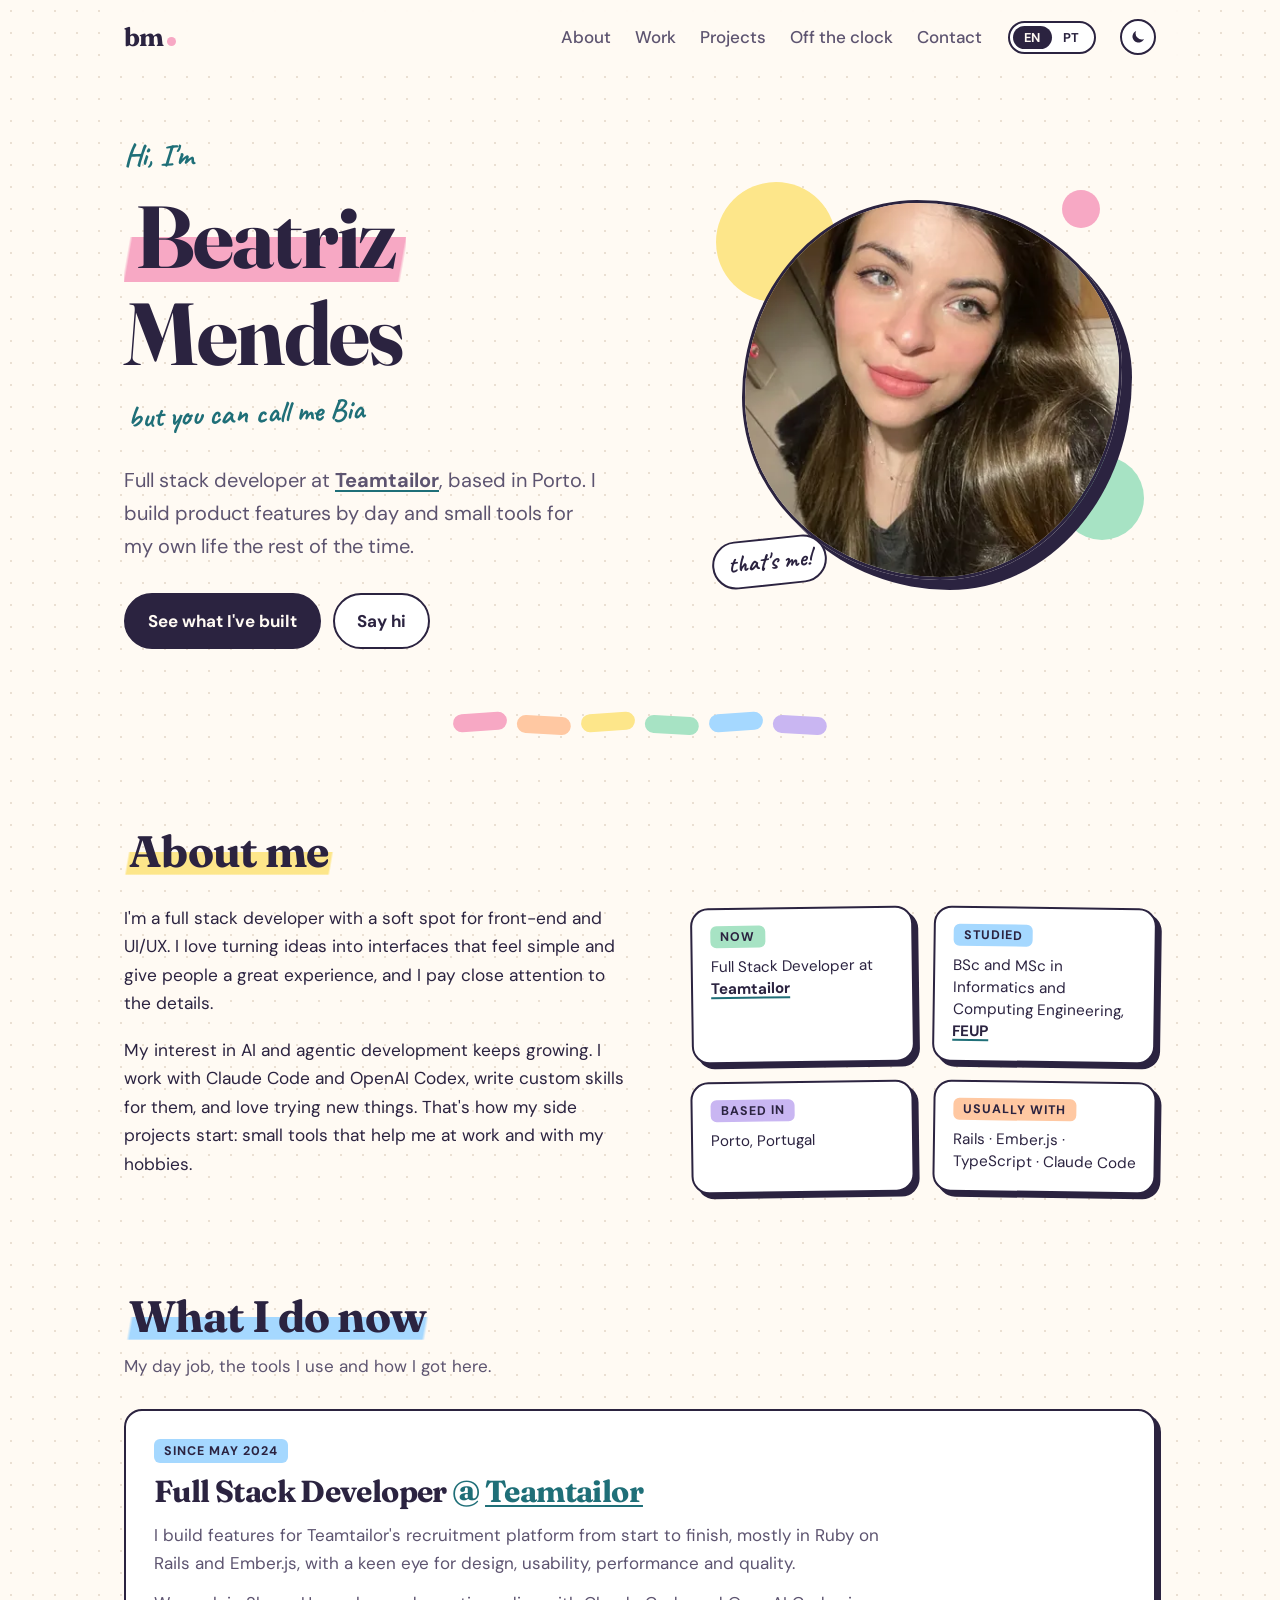
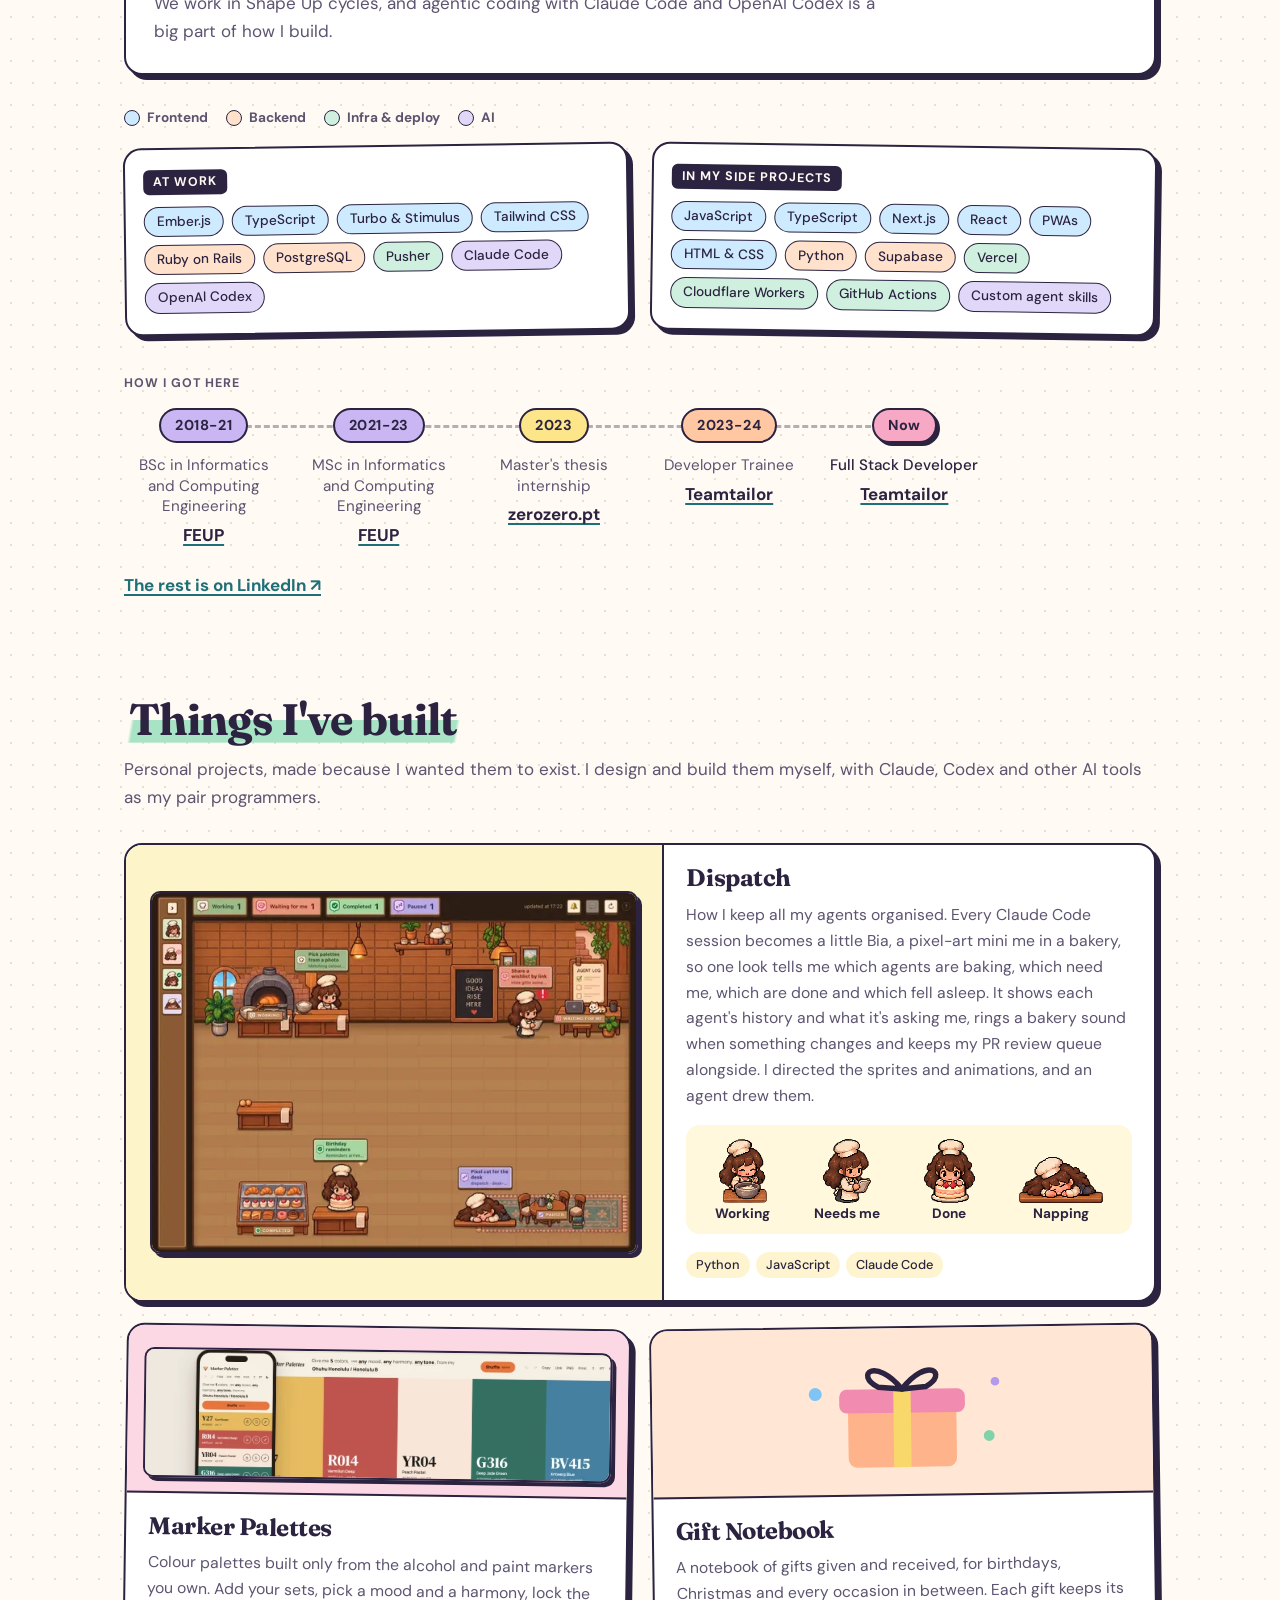
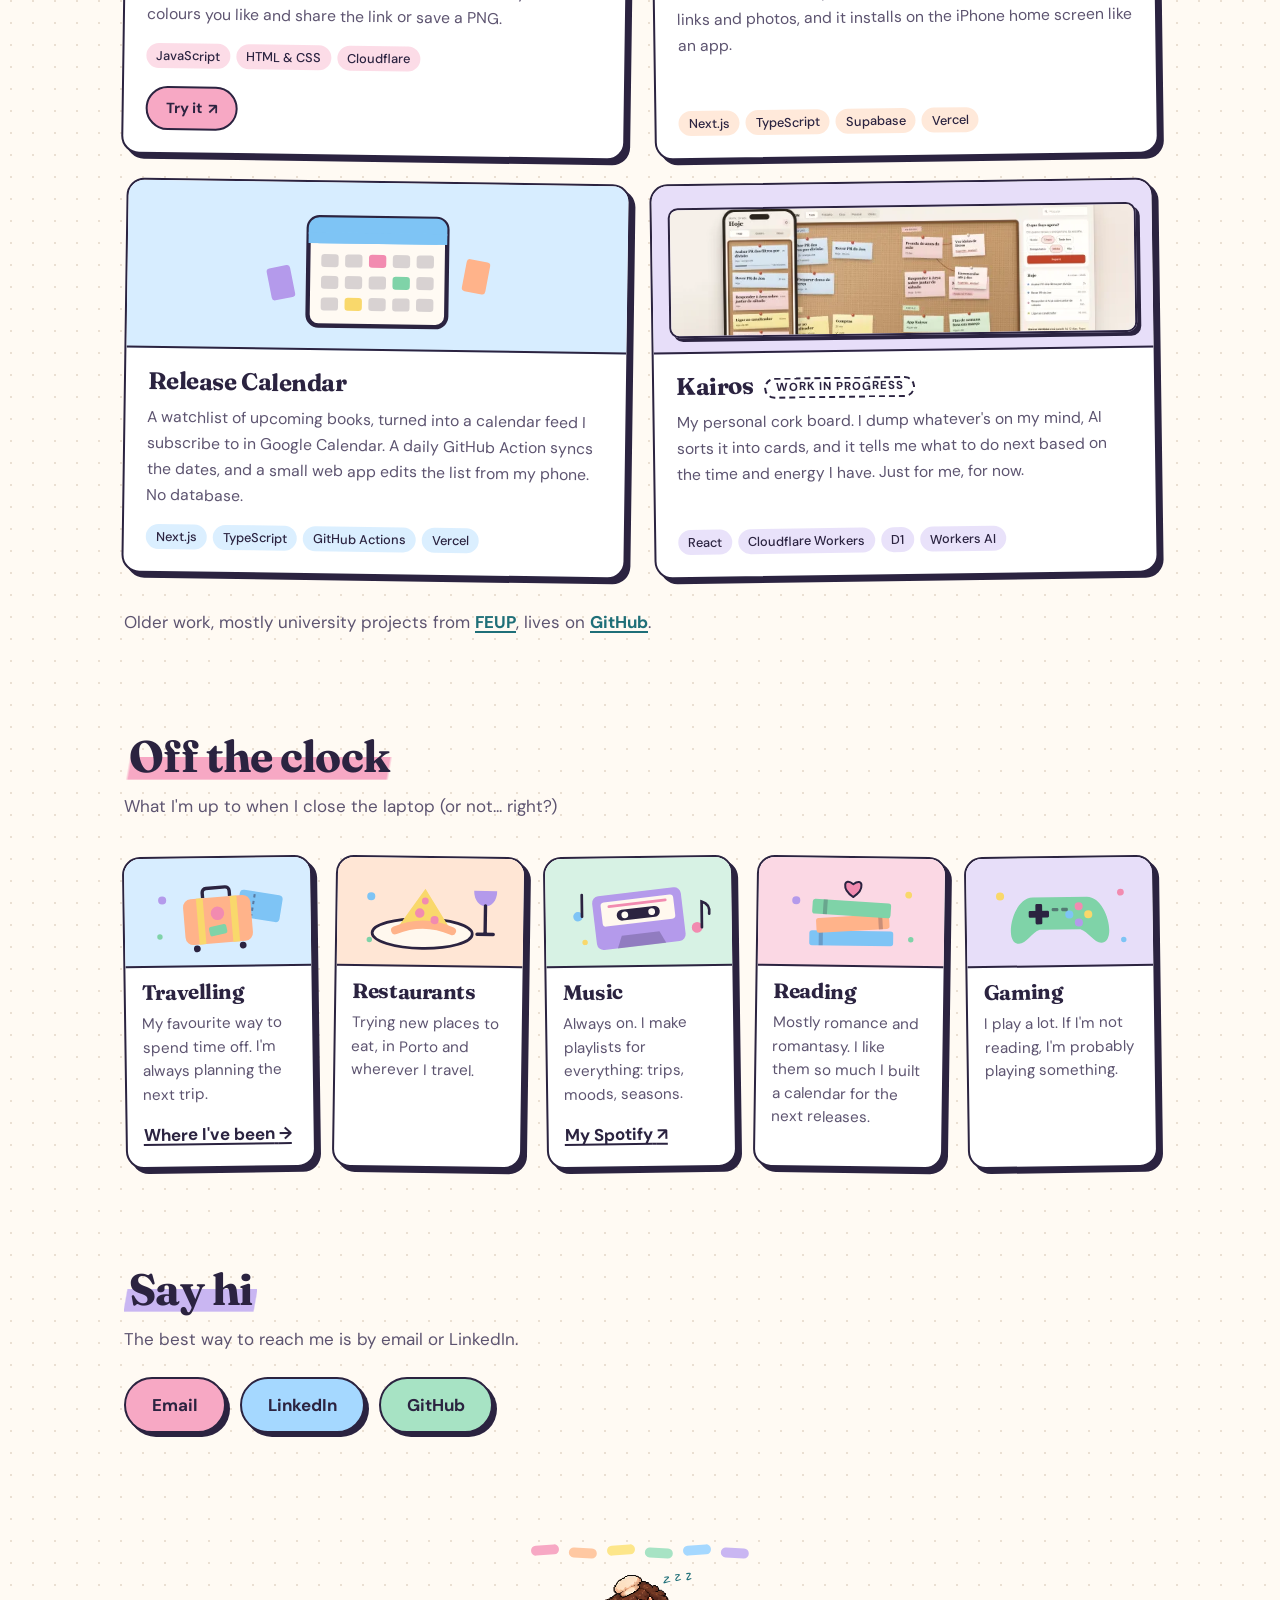
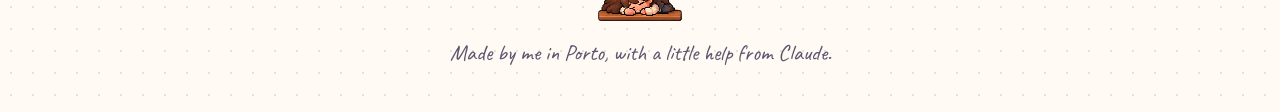
<file: index.html>
<!doctype html>
<html lang="en">
<head>
  <meta charset="utf-8">
  <meta name="viewport" content="width=device-width, initial-scale=1">
  <title>Beatriz Mendes</title>
  <meta name="description" content="Beatriz Mendes, full stack developer in Porto. About me, my work and things I've built.">
  <meta property="og:title" content="Beatriz Mendes">
  <meta property="og:description" content="Full stack developer in Porto. About me, my work and things I've built.">
  <meta property="og:type" content="website">
  <meta property="og:url" content="https://biam05.github.io/">
  <meta property="og:image" content="https://biam05.github.io/media/og.jpg">
  <meta property="og:image:width" content="1200">
  <meta property="og:image:height" content="630">
  <meta name="twitter:card" content="summary_large_image">
  <link rel="icon" href="favicon.svg" type="image/svg+xml">
  <link rel="preconnect" href="https://fonts.googleapis.com">
  <link rel="preconnect" href="https://fonts.gstatic.com" crossorigin>
  <link href="https://fonts.googleapis.com/css2?family=Caveat:wght@500;700&family=DM+Sans:opsz,wght@9..40,400;9..40,500;9..40,700&family=Fraunces:opsz,wght@9..144,500;9..144,700&display=swap" rel="stylesheet">
  <link rel="stylesheet" href="styles.css">
  <script>try{const t=localStorage.getItem("theme");if(t)document.documentElement.dataset.theme=t}catch{}</script>
  <script src="main.js" defer></script>
</head>
<body>
  <header class="topbar">
    <a class="logo" href="#top">bm<span class="sr-only"> Beatriz Mendes</span><span class="dot"></span></a>
    <nav class="nav">
      <a href="#about" style="--hl: var(--butter)" data-i18n="nav.about">About</a>
      <a href="#work" style="--hl: var(--sky)" data-i18n="nav.work">Work</a>
      <a href="#projects" style="--hl: var(--mint)" data-i18n="nav.projects">Projects</a>
      <a href="#offline" style="--hl: var(--pink)" data-i18n="nav.offline">Off the clock</a>
      <a href="#contact" style="--hl: var(--lilac)" data-i18n="nav.contact">Contact</a>
    </nav>
    <div class="lang" role="group" aria-label="Language">
      <button type="button" data-lang="en" aria-pressed="true">EN</button>
      <button type="button" data-lang="pt" aria-pressed="false">PT</button>
    </div>
    <button class="theme" type="button" aria-pressed="false">
      <span class="sr-only" data-i18n="theme.dark">Dark mode</span>
      <svg class="moon" viewBox="0 0 24 24" aria-hidden="true"><path d="M20 14.5A8 8 0 0 1 9.5 4a8 8 0 1 0 10.5 10.5Z" fill="currentColor"/></svg>
      <svg class="sun" viewBox="0 0 24 24" aria-hidden="true"><circle cx="12" cy="12" r="4.5" fill="currentColor"/><path d="M12 2v2.5M12 19.5V22M2 12h2.5M19.5 12H22M4.9 4.9l1.8 1.8M17.3 17.3l1.8 1.8M4.9 19.1l1.8-1.8M17.3 6.7l1.8-1.8" stroke="currentColor" stroke-width="2" stroke-linecap="round"/></svg>
    </button>
  </header>

  <main id="top">
    <section class="hero">
      <div class="hero-text">
        <p class="kicker" data-i18n="hero.kicker">Hi, I'm</p>
        <h1><span class="hl hl-pink">Beatriz</span> Mendes</h1>
        <p class="aka" data-i18n="hero.aka">but you can call me Bia</p>
        <p class="lead"><span data-i18n="hero.leadA">Full stack developer at</span> <a class="place" href="https://www.teamtailor.com" target="_blank" rel="noopener">Teamtailor</a><span data-i18n="hero.leadB">, based in Porto. I build product features by day and small tools for my own life the rest of the time.</span></p>
        <div class="hero-actions">
          <a class="btn btn-ink" href="#projects" data-i18n="hero.cta">See what I've built</a>
          <a class="btn btn-ghost" href="#contact" data-i18n="hero.contact">Say hi</a>
        </div>
      </div>
      <figure class="hero-photo">
        <span class="blob blob-1" aria-hidden="true"></span>
        <span class="blob blob-2" aria-hidden="true"></span>
        <span class="blob blob-3" aria-hidden="true"></span>
        <img src="media/me.webp" srcset="media/me-400.webp 400w, media/me.webp 840w" sizes="(max-width: 720px) 260px, 380px" width="420" height="420" fetchpriority="high" alt="Beatriz smiling" data-i18n-alt="hero.photoAlt">
        <figcaption class="note" data-i18n="hero.note">that's me!</figcaption>
      </figure>
    </section>

    <div class="swatches" aria-hidden="true">
      <span style="--c: var(--pink)"></span>
      <span style="--c: var(--peach)"></span>
      <span style="--c: var(--butter)"></span>
      <span style="--c: var(--mint)"></span>
      <span style="--c: var(--sky)"></span>
      <span style="--c: var(--lilac)"></span>
    </div>

    <section id="about" class="section about">
      <h2><span class="hl hl-butter" data-i18n="about.title">About me</span></h2>
      <div class="about-grid">
        <div class="about-body">
          <p data-i18n="about.p1">I'm a full stack developer with a soft spot for front-end and UI/UX. I love turning ideas into interfaces that feel simple and give people a great experience, and I pay close attention to the details.</p>
          <p data-i18n="about.p3">My interest in AI and agentic development keeps growing. I work with Claude Code and OpenAI Codex, write custom skills for them, and love trying new things. That's how my side projects start: small tools that help me at work and with my hobbies.</p>
        </div>
        <ul class="facts">
          <li style="--c: var(--mint)">
            <span class="fact-label" data-i18n="facts.now">Now</span>
            <span><span data-i18n="facts.nowValue">Full Stack Developer at</span> <a class="place" href="https://www.teamtailor.com" target="_blank" rel="noopener">Teamtailor</a></span>
          </li>
          <li style="--c: var(--sky)">
            <span class="fact-label" data-i18n="facts.studied">Studied</span>
            <span><span data-i18n="facts.studiedValue">BSc and MSc in Informatics and Computing Engineering,</span> <a class="place" href="https://www.up.pt/feup/" target="_blank" rel="noopener">FEUP</a></span>
          </li>
          <li style="--c: var(--lilac)">
            <span class="fact-label" data-i18n="facts.based">Based in</span>
            <span>Porto, Portugal</span>
          </li>
          <li style="--c: var(--peach)">
            <span class="fact-label" data-i18n="facts.tools">Usually with</span>
            <span>Rails · Ember.js · TypeScript · Claude Code</span>
          </li>
        </ul>
      </div>
    </section>

    <section id="work" class="section">
      <h2><span class="hl hl-sky" data-i18n="work.title">What I do now</span></h2>
      <p class="section-sub" data-i18n="work.sub">My day job, the tools I use and how I got here.</p>

      <article class="job" style="--c: var(--sky)">
        <p class="when" data-i18n="work.when">Since May 2024</p>
        <h3>Full Stack Developer <span class="at">@ <a class="place" href="https://www.teamtailor.com" target="_blank" rel="noopener">Teamtailor</a></span></h3>
        <p data-i18n="work.p1">I build features for Teamtailor's recruitment platform from start to finish, mostly in Ruby on Rails and Ember.js, with a keen eye for design, usability, performance and quality.</p>
        <p data-i18n="work.p2">We work in Shape Up cycles, and agentic coding with Claude Code and OpenAI Codex is a big part of how I build.</p>
      </article>

      <ul class="tool-legend">
        <li class="fe">Frontend</li>
        <li class="be">Backend</li>
        <li class="ops" data-i18n="tools.ops">Infra &amp; deploy</li>
        <li class="ai" data-i18n="tools.ai">AI</li>
      </ul>

      <div class="toolbox">
        <div class="tool-group">
          <p class="fact-label" data-i18n="tools.work">At work</p>
          <ul class="tags">
            <li class="fe">Ember.js</li>
            <li class="fe">TypeScript</li>
            <li class="fe">Turbo &amp; Stimulus</li>
            <li class="fe">Tailwind CSS</li>
            <li class="be">Ruby on Rails</li>
            <li class="be">PostgreSQL</li>
            <li class="ops">Pusher</li>
            <li class="ai">Claude Code</li>
            <li class="ai">OpenAI Codex</li>
          </ul>
        </div>
        <div class="tool-group">
          <p class="fact-label" data-i18n="tools.side">In my side projects</p>
          <ul class="tags">
            <li class="fe">JavaScript</li>
            <li class="fe">TypeScript</li>
            <li class="fe">Next.js</li>
            <li class="fe">React</li>
            <li class="fe">PWAs</li>
            <li class="fe">HTML &amp; CSS</li>
            <li class="be">Python</li>
            <li class="be">Supabase</li>
            <li class="ops">Vercel</li>
            <li class="ops">Cloudflare Workers</li>
            <li class="ops">GitHub Actions</li>
            <li class="ai" data-i18n="tools.skills">Custom agent skills</li>
          </ul>
        </div>
      </div>

      <div class="before">
        <p class="fact-label" data-i18n="work.before">How I got here</p>
        <ol class="journey">
          <li class="stop" style="--c: var(--lilac)">
            <span class="stop-year">2018-21</span>
            <span class="stop-role" data-i18n="work.bsc">BSc in Informatics and Computing Engineering</span>
            <a class="place" href="https://www.up.pt/feup/" target="_blank" rel="noopener">FEUP</a>
          </li>
          <li class="stop" style="--c: var(--lilac)">
            <span class="stop-year">2021-23</span>
            <span class="stop-role" data-i18n="work.msc">MSc in Informatics and Computing Engineering</span>
            <a class="place" href="https://www.up.pt/feup/" target="_blank" rel="noopener">FEUP</a>
          </li>
          <li class="stop" style="--c: var(--butter)">
            <span class="stop-year">2023</span>
            <span class="stop-role" data-i18n="work.thesis">Master's thesis internship</span>
            <a class="place" href="https://www.zerozero.pt" target="_blank" rel="noopener">zerozero.pt</a>
          </li>
          <li class="stop" style="--c: var(--peach)">
            <span class="stop-year">2023-24</span>
            <span class="stop-role" data-i18n="work.trainee">Developer Trainee</span>
            <a class="place" href="https://www.teamtailor.com" target="_blank" rel="noopener">Teamtailor</a>
          </li>
          <li class="stop stop-now" style="--c: var(--pink)">
            <span class="stop-year" data-i18n="work.now">Now</span>
            <span class="stop-role">Full Stack Developer</span>
            <a class="place" href="https://www.teamtailor.com" target="_blank" rel="noopener">Teamtailor</a>
          </li>
        </ol>
        <a class="more-link" href="https://www.linkedin.com/in/biamendes1/" target="_blank" rel="noopener"><span data-i18n="work.linkedin">The rest is on LinkedIn</span> <span aria-hidden="true">&#8599;</span></a>
      </div>
    </section>

    <section id="projects" class="section">
      <h2><span class="hl hl-mint" data-i18n="projects.title">Things I've built</span></h2>
      <p class="section-sub" data-i18n="projects.sub">Personal projects, made because I wanted them to exist. I design and build them myself, with Claude, Codex and other AI tools as my pair programmers.</p>

      <div class="cards">
        <article class="card card-feature" style="--c: var(--butter)">
          <div class="card-shot">
            <img src="media/dispatch/bakery.webp" srcset="media/dispatch/bakery-600.webp 600w, media/dispatch/bakery.webp 1200w" sizes="(max-width: 720px) calc(100vw - 84px), 490px" width="1200" height="891" loading="lazy" alt="Dispatch: a pixel-art bakery where every agent session is a little chef" data-i18n-alt="p.dispatchAlt">
          </div>
          <div class="card-body">
            <h3>Dispatch</h3>
            <p data-i18n="p.dispatch">How I keep all my agents organised. Every Claude Code session becomes a little Bia, a pixel-art mini me in a bakery, so one look tells me which agents are baking, which need me, which are done and which fell asleep. It shows each agent's history and what it's asking me, rings a bakery sound when something changes and keeps my PR review queue alongside. I directed the sprites and animations, and an agent drew them.</p>
            <ul class="bias">
              <li><img src="media/dispatch/bia_mix.webp" width="87" height="117" loading="lazy" alt=""><span data-i18n="bia.working">Working</span></li>
              <li><img src="media/dispatch/bia_document.webp" width="90" height="120" loading="lazy" alt=""><span data-i18n="bia.waiting">Needs me</span></li>
              <li><img src="media/dispatch/bia_cake.webp" width="92" height="115" loading="lazy" alt=""><span data-i18n="bia.done">Done</span></li>
              <li><img src="media/dispatch/bia_stalled.webp" width="158" height="86" loading="lazy" alt=""><span data-i18n="bia.paused">Napping</span></li>
            </ul>
            <ul class="tags">
              <li>Python</li>
              <li>JavaScript</li>
              <li>Claude Code</li>
            </ul>
          </div>
        </article>

        <article class="card" style="--c: var(--pink)">
          <div class="card-art card-art-shot">
            <img src="media/markers/board.webp" srcset="media/markers/board-600.webp 600w, media/markers/board.webp 1000w" sizes="(max-width: 860px) 90vw, 470px" width="1000" height="400" loading="lazy" decoding="async" alt="Marker Palettes on a phone and a laptop: a five-colour palette made of real marker codes and names" data-i18n-alt="p.markersAlt">
          </div>
          <div class="card-body">
            <h3>Marker Palettes</h3>
            <p data-i18n="p.markers">Colour palettes built only from the alcohol and paint markers you own. Add your sets, pick a mood and a harmony, lock the colours you like and share the link or save a PNG.</p>
            <ul class="tags">
              <li>JavaScript</li>
              <li>HTML &amp; CSS</li>
              <li>Cloudflare</li>
            </ul>
            <a class="btn btn-ghost card-link" href="https://marker-palettes.beatriz-mendes.workers.dev/" target="_blank" rel="noopener"><span data-i18n="p.open">Try it</span> <span aria-hidden="true">&#8599;</span></a>
          </div>
        </article>

        <article class="card" style="--c: var(--peach)">
          <div class="card-art" aria-hidden="true">
            <svg viewBox="0 0 240 120" class="art-gift">
              <rect x="70" y="50" width="100" height="58" rx="8" fill="#FFB38A"/>
              <rect x="62" y="36" width="116" height="22" rx="7" fill="#F28BB0"/>
              <rect x="112" y="36" width="16" height="72" fill="#F9D86B"/>
              <path d="M120 36 C 96 6, 76 22, 98 34 Z" fill="none" stroke="var(--ink)" stroke-width="5" stroke-linejoin="round"/>
              <path d="M120 36 C 144 6, 164 22, 142 34 Z" fill="none" stroke="var(--ink)" stroke-width="5" stroke-linejoin="round"/>
              <circle cx="40" cy="40" r="6" fill="#7EC4F5"/>
              <circle cx="200" cy="80" r="5" fill="#7FD3A8"/>
              <circle cx="206" cy="30" r="4" fill="#B49AEB"/>
            </svg>
          </div>
          <div class="card-body">
            <h3 data-i18n="p.prendasName">Gift Notebook</h3>
            <p data-i18n="p.prendas">A notebook of gifts given and received, for birthdays, Christmas and every occasion in between. Each gift keeps its links and photos, and it installs on the iPhone home screen like an app.</p>
            <ul class="tags">
              <li>Next.js</li>
              <li>TypeScript</li>
              <li>Supabase</li>
              <li>Vercel</li>
            </ul>
          </div>
        </article>

        <article class="card" style="--c: var(--sky)">
          <div class="card-art" aria-hidden="true">
            <svg viewBox="0 0 240 120" class="art-calendar">
              <rect x="56" y="12" width="128" height="100" rx="10" fill="var(--paper)" stroke="var(--ink)" stroke-width="4"/>
              <rect x="56" y="12" width="128" height="24" rx="10" fill="#7EC4F5"/>
              <rect x="56" y="26" width="128" height="10" fill="#7EC4F5"/>
              <g fill="var(--ink)" opacity=".18">
                <rect x="68" y="46" width="16" height="12" rx="3"/><rect x="90" y="46" width="16" height="12" rx="3"/><rect x="134" y="46" width="16" height="12" rx="3"/><rect x="156" y="46" width="16" height="12" rx="3"/>
                <rect x="68" y="66" width="16" height="12" rx="3"/><rect x="90" y="66" width="16" height="12" rx="3"/><rect x="112" y="66" width="16" height="12" rx="3"/><rect x="156" y="66" width="16" height="12" rx="3"/>
                <rect x="68" y="86" width="16" height="12" rx="3"/><rect x="112" y="86" width="16" height="12" rx="3"/><rect x="134" y="86" width="16" height="12" rx="3"/><rect x="156" y="86" width="16" height="12" rx="3"/>
              </g>
              <rect x="112" y="46" width="16" height="12" rx="3" fill="#F28BB0"/>
              <rect x="134" y="66" width="16" height="12" rx="3" fill="#7FD3A8"/>
              <rect x="90" y="86" width="16" height="12" rx="3" fill="#F9D86B"/>
              <rect x="20" y="58" width="22" height="30" rx="3" fill="#B49AEB" transform="rotate(-12 31 73)"/>
              <rect x="200" y="50" width="22" height="30" rx="3" fill="#FFB38A" transform="rotate(10 211 65)"/>
            </svg>
          </div>
          <div class="card-body">
            <h3>Release Calendar</h3>
            <p data-i18n="p.calendar">A watchlist of upcoming books, turned into a calendar feed I subscribe to in Google Calendar. A daily GitHub Action syncs the dates, and a small web app edits the list from my phone. No database.</p>
            <ul class="tags">
              <li>Next.js</li>
              <li>TypeScript</li>
              <li>GitHub Actions</li>
              <li>Vercel</li>
            </ul>
          </div>
        </article>

        <article class="card" style="--c: var(--lilac)">
          <div class="card-art card-art-shot">
            <img src="media/kairos/board.webp" srcset="media/kairos/board-600.webp 600w, media/kairos/board.webp 1000w" sizes="(max-width: 860px) 90vw, 470px" width="1000" height="400" loading="lazy" decoding="async" alt="Kairos on a phone and a laptop: notes pinned to a cork board, with a panel that suggests what to do now" data-i18n-alt="p.kairosAlt">
          </div>
          <div class="card-body">
            <h3>Kairos <span class="wip" data-i18n="p.wip">Work in progress</span></h3>
            <p data-i18n="p.kairos">My personal cork board. I dump whatever's on my mind, AI sorts it into cards, and it tells me what to do next based on the time and energy I have. Just for me, for now.</p>
            <ul class="tags">
              <li>React</li>
              <li>Cloudflare Workers</li>
              <li>D1</li>
              <li>Workers AI</li>
            </ul>
          </div>
        </article>
      </div>

      <p class="more">
        <span data-i18n="projects.more">Older work, mostly university projects from</span> <a class="place" href="https://www.up.pt/feup/" target="_blank" rel="noopener">FEUP</a><span data-i18n="projects.moreB">, lives on</span>
        <a href="https://github.com/biam05" target="_blank" rel="noopener">GitHub</a>.
      </p>
    </section>

    <section id="offline" class="section">
      <h2><span class="hl hl-pink" data-i18n="offline.title">Off the clock</span></h2>
      <p class="section-sub" data-i18n="offline.sub">What I'm up to when I close the laptop (or not... right?)</p>

      <ul class="postcards">
        <li class="postcard" style="--c: var(--sky)">
          <div class="postcard-art" aria-hidden="true">
            <svg viewBox="0 0 240 120">
              <g transform="rotate(10 182 48)">
                <rect x="150" y="28" width="64" height="40" rx="6" fill="#7EC4F5"/>
                <path d="M172 32 V64" stroke="var(--ink)" stroke-width="3" stroke-dasharray="5 5" opacity=".45"/>
              </g>
              <g transform="rotate(-4 120 66)">
                <path d="M100 34 V26 A6 6 0 0 1 106 20 H134 A6 6 0 0 1 140 26 V34" fill="none" stroke="var(--ink)" stroke-width="5"/>
                <rect x="70" y="34" width="100" height="68" rx="12" fill="#FFB38A"/>
                <rect x="90" y="34" width="10" height="68" fill="#F9D86B"/>
                <rect x="140" y="34" width="10" height="68" fill="#F9D86B"/>
                <circle cx="120" cy="58" r="10" fill="#F28BB0"/>
                <rect x="106" y="76" width="26" height="14" rx="3" fill="#7FD3A8" transform="rotate(-8 119 83)"/>
                <circle cx="86" cy="108" r="5" fill="var(--ink)"/>
                <circle cx="154" cy="108" r="5" fill="var(--ink)"/>
              </g>
              <circle cx="38" cy="38" r="6" fill="#B49AEB"/>
              <circle cx="34" cy="92" r="4" fill="#7FD3A8"/>
            </svg>
          </div>
          <div class="postcard-body">
            <h3 data-i18n="offline.travelTitle">Travelling</h3>
            <p data-i18n="offline.travel">My favourite way to spend time off. I'm always planning the next trip.</p>
            <button class="postcard-link travel-open" type="button"><span data-i18n="travel.open">Where I've been</span> <span aria-hidden="true">&#8594;</span></button>
          </div>
        </li>
        <li class="postcard" style="--c: var(--peach)">
          <div class="postcard-art" aria-hidden="true">
            <svg viewBox="0 0 240 120">
              <ellipse cx="108" cy="88" rx="74" ry="22" fill="#FFF8EE" stroke="var(--ink)" stroke-width="4"/>
              <path d="M70 82 Q110 68 150 82 L112 22 Z" fill="#F9D86B"/>
              <path d="M68 84 Q110 66 152 84" fill="none" stroke="#FFB38A" stroke-width="12" stroke-linecap="round"/>
              <circle cx="104" cy="58" r="7" fill="#F28BB0"/>
              <circle cx="126" cy="68" r="6" fill="#F28BB0"/>
              <circle cx="112" cy="40" r="5" fill="#F28BB0"/>
              <path d="M184 24 H218 C218 54 184 54 184 24 Z" fill="#B49AEB"/>
              <path d="M201 46 V86 M189 88 H213" stroke="var(--ink)" stroke-width="5" stroke-linecap="round"/>
              <circle cx="32" cy="34" r="6" fill="#7EC4F5"/>
              <circle cx="30" cy="98" r="4" fill="#7FD3A8"/>
            </svg>
          </div>
          <div class="postcard-body">
            <h3 data-i18n="offline.foodTitle">Restaurants</h3>
            <p data-i18n="offline.food">Trying new places to eat, in Porto and wherever I travel.</p>
          </div>
        </li>
        <li class="postcard" style="--c: var(--mint)">
          <div class="postcard-art" aria-hidden="true">
            <svg viewBox="0 0 240 120">
              <g transform="rotate(-6 120 66)">
                <rect x="54" y="26" width="132" height="80" rx="10" fill="#B49AEB"/>
                <rect x="66" y="36" width="108" height="36" rx="5" fill="#FFF8EE"/>
                <path d="M78 43 H162" stroke="#F28BB0" stroke-width="4" stroke-linecap="round"/>
                <rect x="88" y="50" width="64" height="16" rx="8" fill="var(--ink)"/>
                <circle cx="100" cy="58" r="5" fill="var(--paper)"/>
                <circle cx="140" cy="58" r="5" fill="var(--paper)"/>
                <path d="M84 106 L92 88 H148 L156 106 Z" fill="var(--ink)" opacity=".25"/>
              </g>
              <circle cx="206" cy="80" r="8" fill="#F28BB0"/>
              <path d="M213 80 V42 Q226 46 224 60" fill="none" stroke="var(--ink)" stroke-width="4" stroke-linecap="round"/>
              <circle cx="30" cy="62" r="7" fill="#7EC4F5"/>
              <path d="M36 62 V30" stroke="var(--ink)" stroke-width="4" stroke-linecap="round"/>
              <circle cx="40" cy="100" r="4" fill="#F9D86B"/>
            </svg>
          </div>
          <div class="postcard-body">
            <h3 data-i18n="offline.musicTitle">Music</h3>
            <p data-i18n="offline.music">Always on. I make playlists for everything: trips, moods, seasons.</p>
            <a class="postcard-link" href="https://open.spotify.com/user/bia.m" target="_blank" rel="noopener"><span data-i18n="offline.spotify">My Spotify</span> <span aria-hidden="true">&#8599;</span></a>
          </div>
        </li>
        <li class="postcard" style="--c: var(--pink)">
          <div class="postcard-art" aria-hidden="true">
            <svg viewBox="0 0 240 120">
              <rect x="58" y="84" width="124" height="22" rx="4" fill="#7EC4F5"/>
              <rect x="72" y="84" width="6" height="22" fill="var(--ink)" opacity=".25"/>
              <g transform="rotate(-4 122 73)">
                <rect x="68" y="62" width="108" height="22" rx="4" fill="#FFB38A"/>
                <rect x="160" y="62" width="6" height="22" fill="var(--ink)" opacity=".25"/>
              </g>
              <g transform="rotate(3 120 51)">
                <rect x="62" y="40" width="116" height="22" rx="4" fill="#7FD3A8"/>
                <rect x="78" y="40" width="6" height="22" fill="var(--ink)" opacity=".25"/>
              </g>
              <path d="M122 34 C 104 22, 108 4, 122 15 C 136 4, 140 22, 122 34 Z" fill="#F28BB0" stroke="var(--ink)" stroke-width="3" stroke-linejoin="round"/>
              <circle cx="38" cy="40" r="6" fill="#B49AEB"/>
              <circle cx="204" cy="30" r="5" fill="#F9D86B"/>
              <circle cx="208" cy="96" r="4" fill="#7FD3A8"/>
            </svg>
          </div>
          <div class="postcard-body">
            <h3 data-i18n="offline.readTitle">Reading</h3>
            <p data-i18n="offline.read">Mostly romance and romantasy. I like them so much I built a calendar for the next releases.</p>
          </div>
        </li>
        <li class="postcard" style="--c: var(--lilac)">
          <div class="postcard-art" aria-hidden="true">
            <svg viewBox="0 0 240 120">
              <path d="M80 34 H160 C188 34 202 92 186 101 C173 108 163 86 150 82 H90 C77 86 67 108 54 101 C38 92 52 34 80 34 Z" fill="#7FD3A8"/>
              <rect x="74" y="54" width="30" height="10" rx="2" fill="var(--ink)"/>
              <rect x="84" y="44" width="10" height="30" rx="2" fill="var(--ink)"/>
              <circle cx="148" cy="48" r="6" fill="#F28BB0"/>
              <circle cx="162" cy="60" r="6" fill="#F9D86B"/>
              <circle cx="134" cy="60" r="6" fill="#7EC4F5"/>
              <circle cx="148" cy="72" r="6" fill="#B49AEB"/>
              <rect x="108" y="50" width="10" height="5" rx="2" fill="var(--ink)" opacity=".5"/>
              <rect x="122" y="50" width="10" height="5" rx="2" fill="var(--ink)" opacity=".5"/>
              <circle cx="32" cy="32" r="6" fill="#F9D86B"/>
              <circle cx="210" cy="28" r="5" fill="#F28BB0"/>
              <circle cx="214" cy="98" r="4" fill="#7EC4F5"/>
            </svg>
          </div>
          <div class="postcard-body">
            <h3 data-i18n="offline.gameTitle">Gaming</h3>
            <p data-i18n="offline.game">I play a lot. If I'm not reading, I'm probably playing something.</p>
          </div>
        </li>
      </ul>
    </section>

    <section id="contact" class="section contact">
      <h2><span class="hl hl-lilac" data-i18n="contact.title">Say hi</span></h2>
      <p class="section-sub" data-i18n="contact.sub">The best way to reach me is by email or LinkedIn.</p>
      <ul class="links">
        <li><a class="link-chip" style="--c: var(--pink)" href="mailto:beatrizcsmendes@gmail.com">Email</a></li>
        <li><a class="link-chip" style="--c: var(--sky)" href="https://www.linkedin.com/in/biamendes1/" target="_blank" rel="noopener">LinkedIn</a></li>
        <li><a class="link-chip" style="--c: var(--mint)" href="https://github.com/biam05" target="_blank" rel="noopener">GitHub</a></li>
      </ul>
    </section>
  </main>

  <dialog class="travel" aria-labelledby="travel-title">
    <div class="travel-inner">
      <div class="travel-head">
        <h2 id="travel-title"><span class="hl hl-sky" data-i18n="travel.title">Where I've been</span></h2>
        <button class="travel-close" type="button">
          <span class="sr-only" data-i18n="travel.close">Close</span>
          <svg viewBox="0 0 24 24" aria-hidden="true"><path d="M6 6l12 12M18 6L6 18" stroke="currentColor" stroke-width="2.5" stroke-linecap="round"/></svg>
        </button>
      </div>
      <p class="travel-count" hidden><strong class="travel-num"></strong> <span data-i18n="travel.count">countries so far</span> &middot; <strong class="travel-pct"></strong> <span data-i18n="travel.world">of the world</span></p>
      <div class="travel-map">
        <div class="travel-tip" hidden><strong></strong><span></span></div>
      </div>
      <p class="travel-hint" data-i18n="travel.hint">Hover or tap a country to see its name.</p>
    </div>
  </dialog>

  <footer class="footer">
    <div class="swatches swatches-small" aria-hidden="true">
      <span style="--c: var(--pink)"></span>
      <span style="--c: var(--peach)"></span>
      <span style="--c: var(--butter)"></span>
      <span style="--c: var(--mint)"></span>
      <span style="--c: var(--sky)"></span>
      <span style="--c: var(--lilac)"></span>
    </div>
    <div class="footer-bia">
      <img class="asleep" src="media/dispatch/bia_stalled.webp" width="158" height="86" loading="lazy" alt="">
      <img class="awake" src="media/dispatch/bia_mix.webp" width="87" height="117" loading="lazy" alt="">
      <span class="zzz" aria-hidden="true">z z z</span>
    </div>
    <p data-i18n="footer">Made by me in Porto, with a little help from Claude.</p>
  </footer>
</body>
</html>
</file>
<file: styles.css>
:root {
  color-scheme: light;
  --paper: #fffaf3;
  --paper-2: #fff3e6;
  --ink: #2b2340;
  --ink-soft: #5d5470;
  --line: #eadfd2;
  --card: #ffffff;

  --pink: #f7a8c4;
  --peach: #ffc8a2;
  --butter: #fde68a;
  --mint: #a7e3c4;
  --sky: #a5d8ff;
  --lilac: #c9b6f2;
  --teal: #1f6f78;
  --map-sea: #bfe2fb;
  --map-land: #fff8ee;
  --map-edge: rgb(43 35 64 / 0.3);
  --map-visited-edge: #2b2340;

  --radius: 22px;
  --card-radius: 18px;
  --card-shadow: 5px 5px 0 var(--ink);
  --card-shadow-hover: 8px 8px 0 var(--ink);
  --tilt: 0.8deg;
  --shadow: 0 1px 0 var(--line), 0 18px 40px -24px rgb(43 35 64 / 0.35);
  --font-display: "Fraunces", Georgia, serif;
  --font-body: "DM Sans", system-ui, sans-serif;
  --font-hand: "Caveat", cursive;
}

:root[data-theme="dark"] {
  color-scheme: dark;
  --paper: #1c1828;
  --paper-2: #231e33;
  --ink: #f6efe6;
  --ink-soft: #c2b8d0;
  --line: #362f4a;
  --card: #262036;

  --pink: #ce7798;
  --peach: #c98a62;
  --butter: #b89a3a;
  --mint: #52a17c;
  --sky: #5c97c7;
  --lilac: #9c88cd;
  --teal: #6cc3cc;
  --shadow: 0 1px 0 var(--line), 0 18px 40px -24px rgb(0 0 0 / 0.7);
  --map-sea: #2b3b58;
  --map-land: #4d4466;
  --map-edge: rgb(28 24 40 / 0.7);
  --map-visited-edge: #1c1828;
}

@media (prefers-color-scheme: dark) {
  :root:not([data-theme="light"]) {
    color-scheme: dark;
    --paper: #1c1828;
    --paper-2: #231e33;
    --ink: #f6efe6;
    --ink-soft: #c2b8d0;
    --line: #362f4a;
    --card: #262036;

    --pink: #ce7798;
    --peach: #c98a62;
    --butter: #b89a3a;
    --mint: #52a17c;
    --sky: #5c97c7;
    --lilac: #9c88cd;
    --teal: #6cc3cc;
    --shadow: 0 1px 0 var(--line), 0 18px 40px -24px rgb(0 0 0 / 0.7);
    --map-sea: #2b3b58;
    --map-land: #4d4466;
    --map-edge: rgb(28 24 40 / 0.7);
    --map-visited-edge: #1c1828;
  }
}

* {
  box-sizing: border-box;
}

html {
  scroll-behavior: smooth;
  scroll-padding-top: 88px;
}

body {
  margin: 0;
  background: var(--paper);
  background-image: radial-gradient(var(--line) 1px, transparent 1px);
  background-size: 22px 22px;
  color: var(--ink);
  font-family: var(--font-body);
  font-size: 1.0625rem;
  line-height: 1.65;
  -webkit-font-smoothing: antialiased;
}

img,
svg {
  display: block;
  max-width: 100%;
}

a {
  color: inherit;
}

:focus-visible {
  outline: 3px solid var(--teal);
  outline-offset: 3px;
  border-radius: 6px;
}

/* Top bar */

.topbar {
  position: sticky;
  top: 0;
  z-index: 10;
  display: flex;
  align-items: center;
  gap: 24px;
  max-width: 1080px;
  margin: 0 auto;
  padding: 16px 24px;
  background: color-mix(in srgb, var(--paper) 88%, transparent);
  backdrop-filter: blur(10px);
}

.logo {
  display: inline-flex;
  align-items: baseline;
  font-family: var(--font-display);
  font-size: 1.6rem;
  font-weight: 700;
  text-decoration: none;
  letter-spacing: -0.02em;
}

.logo .dot {
  width: 9px;
  height: 9px;
  margin-left: 3px;
  border-radius: 50%;
  background: var(--pink);
}

.nav {
  display: flex;
  gap: 20px;
  margin-left: auto;
}

.nav a {
  padding: 0 0.12em;
  font-weight: 500;
  text-decoration: none;
  white-space: nowrap;
  color: var(--ink-soft);
  transition: color 0.15s;
}

.nav a:hover {
  color: var(--ink);
}

.nav a[aria-current="true"] {
  color: var(--ink);
  background: linear-gradient(var(--hl), var(--hl)) 0 88% / 100% 42% no-repeat;
}

.lang {
  display: inline-flex;
  padding: 3px;
  border: 2px solid var(--ink);
  border-radius: 999px;
  background: var(--card);
}

.lang button {
  padding: 3px 11px;
  border: 0;
  border-radius: 999px;
  background: transparent;
  color: var(--ink);
  font: 700 0.8rem var(--font-body);
  letter-spacing: 0.04em;
  cursor: pointer;
}

.lang button[aria-pressed="true"] {
  background: var(--ink);
  color: var(--paper);
}

.theme {
  display: inline-grid;
  place-items: center;
  width: 36px;
  height: 36px;
  padding: 0;
  border: 2px solid var(--ink);
  border-radius: 50%;
  background: var(--card);
  color: var(--ink);
  cursor: pointer;
  transition: transform 0.2s;
}

.theme:hover {
  transform: rotate(-15deg);
}

.theme svg {
  width: 18px;
  height: 18px;
}

.theme .sun,
:root[data-theme="dark"] .theme .moon {
  display: none;
}

:root[data-theme="dark"] .theme .sun {
  display: block;
}

@media (prefers-color-scheme: dark) {
  :root:not([data-theme="light"]) .theme .moon {
    display: none;
  }

  :root:not([data-theme="light"]) .theme .sun {
    display: block;
  }
}

.sr-only {
  position: absolute;
  width: 1px;
  height: 1px;
  overflow: hidden;
  clip-path: inset(50%);
  white-space: nowrap;
}

/* Shared */

main {
  max-width: 1080px;
  margin: 0 auto;
  padding: 0 24px;
}

h1,
h2,
h3 {
  font-family: var(--font-display);
  font-weight: 700;
  line-height: 1.1;
  letter-spacing: -0.02em;
  margin: 0;
}

.hl {
  padding: 0 0.12em;
  background: linear-gradient(
    100deg,
    transparent 2%,
    var(--hl) 3%,
    var(--hl) 97%,
    transparent 98%
  );
  background-size: 100% 42%;
  background-position: 0 88%;
  background-repeat: no-repeat;
  -webkit-box-decoration-break: clone;
  box-decoration-break: clone;
}

.hl-pink { --hl: var(--pink); }
.hl-butter { --hl: var(--butter); }
.hl-mint { --hl: var(--mint); }
.hl-lilac { --hl: var(--lilac); }
.hl-sky { --hl: var(--sky); }

.section {
  padding: 72px 0 24px;
}

.section h2 {
  font-size: clamp(2rem, 4vw, 2.75rem);
}

.section-sub {
  margin: 12px 0 0;
  color: var(--ink-soft);
}

.btn {
  display: inline-flex;
  align-items: center;
  padding: 12px 22px;
  border: 2px solid var(--ink);
  border-radius: 999px;
  font-weight: 700;
  text-decoration: none;
  transition: transform 0.15s, box-shadow 0.15s;
}

.btn:hover {
  transform: translate(-2px, -2px);
  box-shadow: 4px 4px 0 var(--ink);
}

.btn-ink {
  background: var(--ink);
  color: var(--paper);
}

.btn-ink:hover {
  box-shadow: 4px 4px 0 var(--pink);
}

.btn-ghost {
  background: var(--card);
}

/* Hero */

.hero {
  display: grid;
  grid-template-columns: 1.2fr 1fr;
  align-items: center;
  gap: 48px;
  padding: 56px 0 40px;
}

.kicker {
  margin: 0 0 8px;
  font-family: var(--font-hand);
  font-size: 1.9rem;
  font-weight: 700;
  color: var(--teal);
}

.hero h1 {
  font-size: clamp(3rem, 8vw, 5.5rem);
}

.aka {
  margin: 10px 0 0 4px;
  font-family: var(--font-hand);
  font-size: 1.9rem;
  font-weight: 700;
  color: var(--teal);
  transform: rotate(-2deg);
  transform-origin: left;
}

.place {
  font-weight: 700;
  text-decoration-color: var(--teal);
  text-decoration-thickness: 2px;
  text-underline-offset: 3px;
}

.place:hover {
  color: var(--teal);
}

.lead {
  max-width: 34ch;
  margin: 22px 0 30px;
  font-size: 1.25rem;
  color: var(--ink-soft);
}

.hero-actions {
  display: flex;
  flex-wrap: wrap;
  gap: 12px;
}

.hero-photo {
  position: relative;
  justify-self: center;
  width: min(380px, 100%);
  margin: 0;
}

.hero-photo img {
  position: relative;
  width: 100%;
  height: auto;
  aspect-ratio: 1;
  object-fit: cover;
  border: 3px solid var(--ink);
  border-radius: 46% 54% 48% 52% / 52% 44% 56% 48%;
  box-shadow: 10px 10px 0 var(--ink);
}

.blob {
  position: absolute;
  border-radius: 50%;
}

.blob-1 {
  top: -18px;
  left: -26px;
  width: 120px;
  height: 120px;
  background: var(--butter);
}

.blob-2 {
  right: -22px;
  bottom: 40px;
  width: 84px;
  height: 84px;
  background: var(--mint);
}

.blob-3 {
  right: 22px;
  top: -10px;
  width: 38px;
  height: 38px;
  background: var(--pink);
}

.note {
  position: absolute;
  left: -30px;
  bottom: -6px;
  padding: 2px 14px;
  border: 2px solid var(--ink);
  border-radius: 999px;
  background: var(--card);
  font-family: var(--font-hand);
  font-size: 1.5rem;
  font-weight: 700;
  transform: rotate(-6deg);
}

/* Swatch strip */

.swatches {
  display: flex;
  gap: 10px;
  justify-content: center;
  padding: 24px 0;
}

.swatches span {
  width: 54px;
  height: 18px;
  border-radius: 999px;
  background: var(--c);
  transform: rotate(-4deg);
}

.swatches span:nth-child(even) {
  transform: rotate(3deg) translateY(3px);
}

.swatches-small span {
  width: 28px;
  height: 10px;
}

/* About */

.about-grid {
  display: grid;
  grid-template-columns: 1.1fr 1fr;
  gap: 56px;
  align-items: center;
  margin-top: 28px;
}

.about-body p {
  margin: 0 0 18px;
  max-width: 56ch;
  font-size: 1.08rem;
}

.facts {
  display: grid;
  grid-template-columns: 1fr 1fr;
  gap: 18px;
  margin: 0;
  padding: 0;
  list-style: none;
}

.facts li {
  display: grid;
  align-content: start;
  gap: 8px;
  padding: 16px 18px 18px;
  border: 2px solid var(--ink);
  border-radius: var(--card-radius);
  background: var(--card);
  box-shadow: var(--card-shadow);
  font-size: 0.95rem;
  line-height: 1.45;
  transform: rotate(calc(var(--tilt) * -1));
}

.facts li:nth-child(even) {
  transform: rotate(var(--tilt));
}

.facts .fact-label,
.job .when,
.tool-group .fact-label {
  justify-self: start;
  display: inline-block;
  padding: 2px 10px;
  border-radius: 6px;
  background: var(--c);
  color: #2b2340;
}

.fact-label {
  font-size: 0.78rem;
  font-weight: 700;
  letter-spacing: 0.08em;
  text-transform: uppercase;
  color: var(--ink-soft);
}

/* Projects */

.cards {
  display: grid;
  grid-template-columns: repeat(2, 1fr);
  gap: 24px;
  margin-top: 32px;
}

.card {
  display: flex;
  flex-direction: column;
  overflow: hidden;
  border: 2px solid var(--ink);
  border-radius: var(--card-radius);
  background: var(--card);
  box-shadow: var(--card-shadow);
  transition: transform 0.2s, box-shadow 0.2s;
}

.card:not(.card-feature):nth-child(odd) {
  transform: rotate(calc(var(--tilt) * -1));
}

.card:not(.card-feature):nth-child(even) {
  transform: rotate(var(--tilt));
}

.card:hover,
.card:not(.card-feature):hover {
  transform: translate(-3px, -3px);
  box-shadow: var(--card-shadow-hover);
}

.card-art {
  padding: 22px 16px 14px;
  border-bottom: 2px solid var(--ink);
  background: color-mix(in srgb, var(--c) 45%, var(--card));
}

.card-art-shot img {
  display: block;
  width: 100%;
  height: 130px;
  border: 2px solid var(--ink);
  border-radius: 10px;
  box-shadow: 4px 4px 0 var(--ink);
  object-fit: cover;
  object-position: left center;
}

.card-art svg {
  width: 100%;
  height: auto;
  max-height: 130px;
  margin: 0 auto;
}

.card-body {
  display: flex;
  flex: 1;
  flex-direction: column;
  padding: 20px 22px 22px;
}

.card h3 {
  font-size: 1.5rem;
}

.wip {
  display: inline-block;
  margin-left: 6px;
  padding: 2px 10px;
  border: 2px dashed var(--ink);
  border-radius: 999px;
  font-family: var(--font-body);
  font-size: 0.72rem;
  font-weight: 700;
  letter-spacing: 0.08em;
  text-transform: uppercase;
  vertical-align: middle;
}

.card p {
  flex: 1;
  margin: 10px 0 16px;
  font-size: 0.98rem;
  color: var(--ink-soft);
}

.tags {
  display: flex;
  flex-wrap: wrap;
  gap: 6px;
  margin: 0;
  padding: 0;
  list-style: none;
}

.tags li {
  padding: 2px 10px;
  border-radius: 999px;
  background: color-mix(in srgb, var(--c) 40%, transparent);
  font-size: 0.8rem;
  font-weight: 500;
}

.card-link {
  align-self: flex-start;
  gap: 6px;
  margin-top: 18px;
  padding: 8px 18px;
  background: var(--c);
  color: #2b2340;
  font-size: 0.92rem;
}

.card-feature {
  display: grid;
  grid-column: 1 / -1;
  grid-template-columns: 1.1fr 1fr;
}

.card-shot {
  display: flex;
  align-items: center;
  padding: 24px;
  border-right: 2px solid var(--ink);
  background: color-mix(in srgb, var(--c) 45%, var(--card));
}

.card-shot img {
  display: block;
  width: 100%;
  height: auto;
  border: 2px solid var(--ink);
  border-radius: 10px;
  box-shadow: 4px 4px 0 var(--ink);
}

.bias {
  display: flex;
  flex-wrap: wrap;
  gap: 10px 18px;
  align-items: flex-end;
  justify-content: space-around;
  margin: 0 0 18px;
  padding: 14px 16px;
  border-radius: 14px;
  background: color-mix(in srgb, var(--c) 30%, transparent);
  list-style: none;
}

.bias li {
  display: flex;
  flex-direction: column;
  gap: 4px;
  align-items: center;
  font-size: 0.85rem;
  font-weight: 700;
  line-height: 1;
}

.bias img {
  width: auto;
  height: 64px;
  image-rendering: pixelated;
}

.bias li:last-child img {
  height: 46px;
}

.more {
  margin: 32px 0 0;
  color: var(--ink-soft);
}

.more a {
  font-weight: 700;
  color: var(--teal);
  text-decoration-thickness: 2px;
  text-underline-offset: 3px;
}

/* Work */

.job {
  margin-top: 28px;
  padding: 24px 28px 28px;
  border: 2px solid var(--ink);
  border-radius: var(--card-radius);
  background: var(--card);
  box-shadow: var(--card-shadow);
}

.when {
  margin: 0 0 12px;
  font-size: 0.78rem;
  font-weight: 700;
  letter-spacing: 0.08em;
  text-transform: uppercase;
}

.job h3 {
  font-size: clamp(1.5rem, 3vw, 1.9rem);
}

.job .at {
  color: var(--teal);
}

.job p:not(.when) {
  max-width: 62ch;
  margin: 12px 0 0;
  color: var(--ink-soft);
}

.before {
  max-width: 860px;
  margin-top: 40px;
}

.before .fact-label {
  margin: 0 0 14px;
}

.journey {
  position: relative;
  display: grid;
  grid-template-columns: repeat(5, 1fr);
  gap: 16px;
  margin: 0;
  padding: 0;
  list-style: none;
}

.journey::before {
  content: "";
  position: absolute;
  top: 17px;
  right: 10%;
  left: 10%;
  border-top: 3px dashed var(--ink);
  opacity: 0.35;
}

.stop {
  position: relative;
  display: flex;
  flex-direction: column;
  align-items: center;
  gap: 4px;
  text-align: center;
}

.stop-year {
  z-index: 1;
  margin-bottom: 8px;
  padding: 4px 14px;
  border: 2px solid var(--ink);
  border-radius: 999px;
  background: var(--c);
  color: #2b2340;
  font-size: 0.9rem;
  font-weight: 700;
  letter-spacing: 0.04em;
  white-space: nowrap;
}

.stop-role {
  color: var(--ink-soft);
  font-size: 0.95rem;
  line-height: 1.35;
}

.stop .place {
  font-weight: 700;
}

.stop-now .stop-year {
  box-shadow: 3px 3px 0 var(--ink);
}

.stop-now .stop-role {
  color: var(--ink);
  font-weight: 500;
}

.more-link {
  display: inline-block;
  margin-top: 22px;
  font-weight: 700;
  color: var(--teal);
  text-decoration-thickness: 2px;
  text-underline-offset: 3px;
}

/* Toolbox */

.tool-legend {
  display: flex;
  flex-wrap: wrap;
  gap: 6px 18px;
  margin: 32px 0 0;
  padding: 0;
  list-style: none;
  font-size: 0.85rem;
  font-weight: 700;
  color: var(--ink-soft);
}

.tool-legend li {
  display: flex;
  align-items: center;
  gap: 7px;
}

.tool-legend li::before {
  content: "";
  width: 14px;
  height: 14px;
  border: 1.5px solid var(--ink);
  border-radius: 50%;
  background: color-mix(in srgb, var(--chip) 55%, var(--card));
}

.fe { --chip: var(--sky); }
.be { --chip: var(--peach); }
.ops { --chip: var(--mint); }
.ai { --chip: var(--lilac); }

.toolbox {
  display: grid;
  grid-template-columns: 1fr 1fr;
  gap: 22px;
  margin-top: 16px;
}

.tool-group {
  padding: 16px 18px 20px;
  border: 2px solid var(--ink);
  border-radius: var(--card-radius);
  background: var(--card);
  box-shadow: var(--card-shadow);
  transform: rotate(calc(var(--tilt) * -1));
}

.tool-group + .tool-group {
  transform: rotate(var(--tilt));
}

.tool-group .fact-label {
  margin: 0 0 12px;
  background: var(--ink);
  color: var(--paper);
}

.tool-group .tags {
  gap: 8px;
}

.tool-group .tags li {
  padding: 3px 12px;
  border: 1.5px solid var(--ink);
  background: color-mix(in srgb, var(--chip) 55%, var(--card));
  font-size: 0.85rem;
}


/* Off the clock */

.postcards {
  display: grid;
  grid-template-columns: repeat(5, 1fr);
  gap: 20px;
  margin: 36px 0 0;
  padding: 0;
  list-style: none;
}

.postcard {
  display: flex;
  flex-direction: column;
  overflow: hidden;
  border: 2px solid var(--ink);
  border-radius: var(--card-radius);
  background: var(--card);
  box-shadow: var(--card-shadow);
  transform: rotate(calc(var(--tilt) * -1));
  transition: transform 0.2s, box-shadow 0.2s;
}

.postcard:nth-child(even) {
  transform: rotate(var(--tilt));
}

.postcard:hover {
  transform: translate(-3px, -3px);
  box-shadow: var(--card-shadow-hover);
}

.postcard-art {
  padding: 16px 12px 10px;
  border-bottom: 2px solid var(--ink);
  background: color-mix(in srgb, var(--c) 45%, var(--card));
}

.postcard-art svg {
  width: 100%;
  height: auto;
  max-height: 110px;
  margin: 0 auto;
}

.postcard-body {
  display: flex;
  flex: 1;
  flex-direction: column;
  padding: 14px 16px 18px;
}

.postcard h3 {
  font-size: 1.3rem;
}

.postcard p {
  flex: 1;
  margin: 8px 0 0;
  font-size: 0.95rem;
  line-height: 1.55;
  color: var(--ink-soft);
}

.postcard-link {
  align-self: flex-start;
  margin-top: 14px;
  font-weight: 700;
  text-decoration-thickness: 2px;
  text-underline-offset: 3px;
}

button.postcard-link {
  padding: 0;
  border: 0;
  background: none;
  color: inherit;
  font: inherit;
  font-weight: 700;
  text-decoration: underline;
  text-decoration-thickness: 2px;
  text-underline-offset: 3px;
  cursor: pointer;
}

/* Travel map */

.travel {
  width: min(980px, calc(100% - 32px));
  max-width: none;
  max-height: calc(100dvh - 32px);
  padding: 0;
  border: 2px solid var(--ink);
  border-radius: var(--radius);
  background: var(--card);
  color: var(--ink);
  box-shadow: 8px 8px 0 var(--ink);
}

.travel::backdrop {
  background: rgb(28 24 40 / 0.55);
  backdrop-filter: blur(3px);
}

body:has(.travel[open]) {
  overflow: hidden;
}

.travel-inner {
  padding: 24px clamp(16px, 4vw, 32px) 28px;
}

.travel-head {
  display: flex;
  align-items: flex-start;
  justify-content: space-between;
  gap: 16px;
}

.travel h2 {
  margin: 0;
  font-size: clamp(1.8rem, 4vw, 2.6rem);
}

.travel-close {
  display: grid;
  flex: none;
  place-items: center;
  width: 40px;
  height: 40px;
  border: 2px solid var(--ink);
  border-radius: 50%;
  background: var(--paper);
  color: var(--ink);
  cursor: pointer;
}

.travel-close svg {
  width: 18px;
  height: 18px;
}

.travel-count {
  margin: 4px 0 18px;
  color: var(--ink-soft);
  font-family: var(--font-hand);
  font-size: 1.6rem;
}

.travel-num {
  color: var(--ink);
}

.travel-count[hidden] {
  display: block;
  visibility: hidden;
}

.travel-pct {
  color: var(--ink);
}

.travel-map {
  position: relative;
  padding: 14px;
  border: 2px solid var(--ink);
  border-radius: 16px;
  background: var(--map-sea);
}

.travel-map svg {
  display: block;
  width: 100%;
  height: auto;
  aspect-ratio: 1654 / 711;
}

.travel-map path {
  fill: var(--map-land);
  stroke: var(--map-edge);
  stroke-width: 0.5;
  transition: fill 0.15s;
}

.travel-map path:hover {
  fill: var(--butter);
}

.travel-map path.v {
  fill: #f28bb0;
  stroke: var(--map-visited-edge);
  stroke-width: 0.7;
}

.travel-map path.v:hover {
  fill: #e5679a;
}

.travel-tip {
  position: absolute;
  z-index: 1;
  display: flex;
  align-items: center;
  gap: 8px;
  padding: 6px 10px;
  border: 2px solid var(--ink);
  border-radius: 999px;
  background: var(--card);
  box-shadow: 3px 3px 0 var(--ink);
  font-size: 0.9rem;
  white-space: nowrap;
  transform: translate(14px, -130%);
  pointer-events: none;
}

.travel-tip.flip {
  transform: translate(calc(-100% - 14px), -130%);
}

.travel-tip span {
  padding: 1px 8px;
  border-radius: 999px;
  background: color-mix(in srgb, var(--ink) 10%, var(--card));
  color: var(--ink-soft);
  font-size: 0.8rem;
  font-weight: 700;
}

.travel-tip.is-visited span {
  background: #f28bb0;
  color: #2b2340;
}

.travel-hint {
  margin: 12px 0 0;
  color: var(--ink-soft);
  font-size: 0.9rem;
}

/* Contact */

.links {
  display: flex;
  flex-wrap: wrap;
  gap: 14px;
  margin: 24px 0 0;
  padding: 0;
  list-style: none;
}

.link-chip {
  display: inline-block;
  padding: 12px 26px;
  border: 2px solid var(--ink);
  border-radius: 999px;
  background: var(--c);
  color: #2b2340;
  font-weight: 700;
  text-decoration: none;
  box-shadow: 4px 4px 0 var(--ink);
  transition: transform 0.15s, box-shadow 0.15s;
}

.link-chip:hover {
  transform: translate(-2px, -2px) rotate(-2deg);
  box-shadow: 6px 6px 0 var(--ink);
}

/* Footer */

.footer {
  padding: 64px 24px 40px;
  text-align: center;
  color: var(--ink-soft);
  font-family: var(--font-hand);
  font-size: 1.4rem;
}

.footer p {
  margin: 0;
}

.footer .swatches {
  padding-bottom: 20px;
}

.footer-bia {
  position: relative;
  width: 84px;
  height: 46px;
  margin: 0 auto 14px;
}

.footer-bia img {
  position: absolute;
  bottom: 0;
  left: 50%;
  width: auto;
  height: 46px;
  image-rendering: pixelated;
  transform: translateX(-50%);
}

.footer-bia .awake {
  height: 60px;
  opacity: 0;
}

.footer-bia .zzz {
  position: absolute;
  top: -14px;
  right: -8px;
  font-size: 1.2rem;
  color: var(--teal);
  transform: rotate(-10deg);
}

.footer-bia:hover .asleep,
.footer-bia:hover .zzz {
  opacity: 0;
}

.footer-bia:hover .awake {
  opacity: 1;
}

/* Not found */

.lost {
  display: grid;
  place-items: center;
  min-height: 70vh;
  padding: 40px 0;
  text-align: center;
}

.lost .bia-big {
  width: auto;
  height: 96px;
  margin: 0 auto 18px;
  image-rendering: pixelated;
}

.lost h1 {
  font-size: clamp(2.4rem, 6vw, 3.8rem);
}

.lost p {
  margin: 14px 0 28px;
  color: var(--ink-soft);
}

/* Responsive */

@media (max-width: 860px) {
  .cards {
    grid-template-columns: 1fr;
    max-width: 520px;
  }

  .card-feature {
    grid-template-columns: 1fr;
  }

  .card-shot {
    border-right: 0;
    border-bottom: 2px solid var(--ink);
  }

  .about-grid {
    grid-template-columns: 1fr;
    gap: 28px;
  }

  .postcards {
    grid-template-columns: repeat(3, 1fr);
  }
}

@media (max-width: 720px) {
  html {
    scroll-padding-top: 124px;
  }

  .topbar {
    flex-wrap: wrap;
    gap: 10px 12px;
    padding: 12px 16px;
  }

  .nav {
    order: 1;
    flex-basis: 100%;
    gap: 8px;
    margin: 0 -16px;
    padding: 2px 16px 4px;
    overflow-x: auto;
    scrollbar-width: none;
  }

  .nav::-webkit-scrollbar {
    display: none;
  }

  .nav a {
    padding: 3px 12px;
    border: 2px solid var(--ink);
    border-radius: 999px;
    background: var(--card);
    font-size: 0.88rem;
  }

  .nav a[aria-current="true"] {
    background: var(--hl);
    color: #2b2340;
  }

  .lang {
    margin-left: auto;
  }

  main {
    padding: 0 16px;
  }

  .hero {
    grid-template-columns: 1fr;
    gap: 40px;
    padding-top: 24px;
  }

  .hero-photo {
    order: -1;
    width: min(260px, 78%);
  }

  .note {
    left: -16px;
  }

  .swatches span {
    width: 38px;
  }

  .toolbox {
    grid-template-columns: 1fr;
  }

  .job {
    padding: 22px 20px 24px;
  }

  .journey {
    grid-template-columns: 1fr;
    gap: 14px;
  }

  .journey::before {
    top: 12px;
    right: auto;
    bottom: 12px;
    left: 44px;
    border-top: 0;
    border-left: 3px dashed var(--ink);
  }

  .stop {
    display: grid;
    grid-template-columns: 90px 1fr;
    align-items: center;
    column-gap: 12px;
    text-align: left;
  }

  .stop-year {
    grid-row: span 2;
    justify-self: center;
    margin: 0;
  }

  .postcards {
    grid-template-columns: 1fr;
    gap: 18px;
  }

}

@media (prefers-reduced-motion: reduce) {
  html {
    scroll-behavior: auto;
  }

  .card,
  .btn,
  .link-chip,
  .postcard {
    transition: none;
  }
}
</file>
